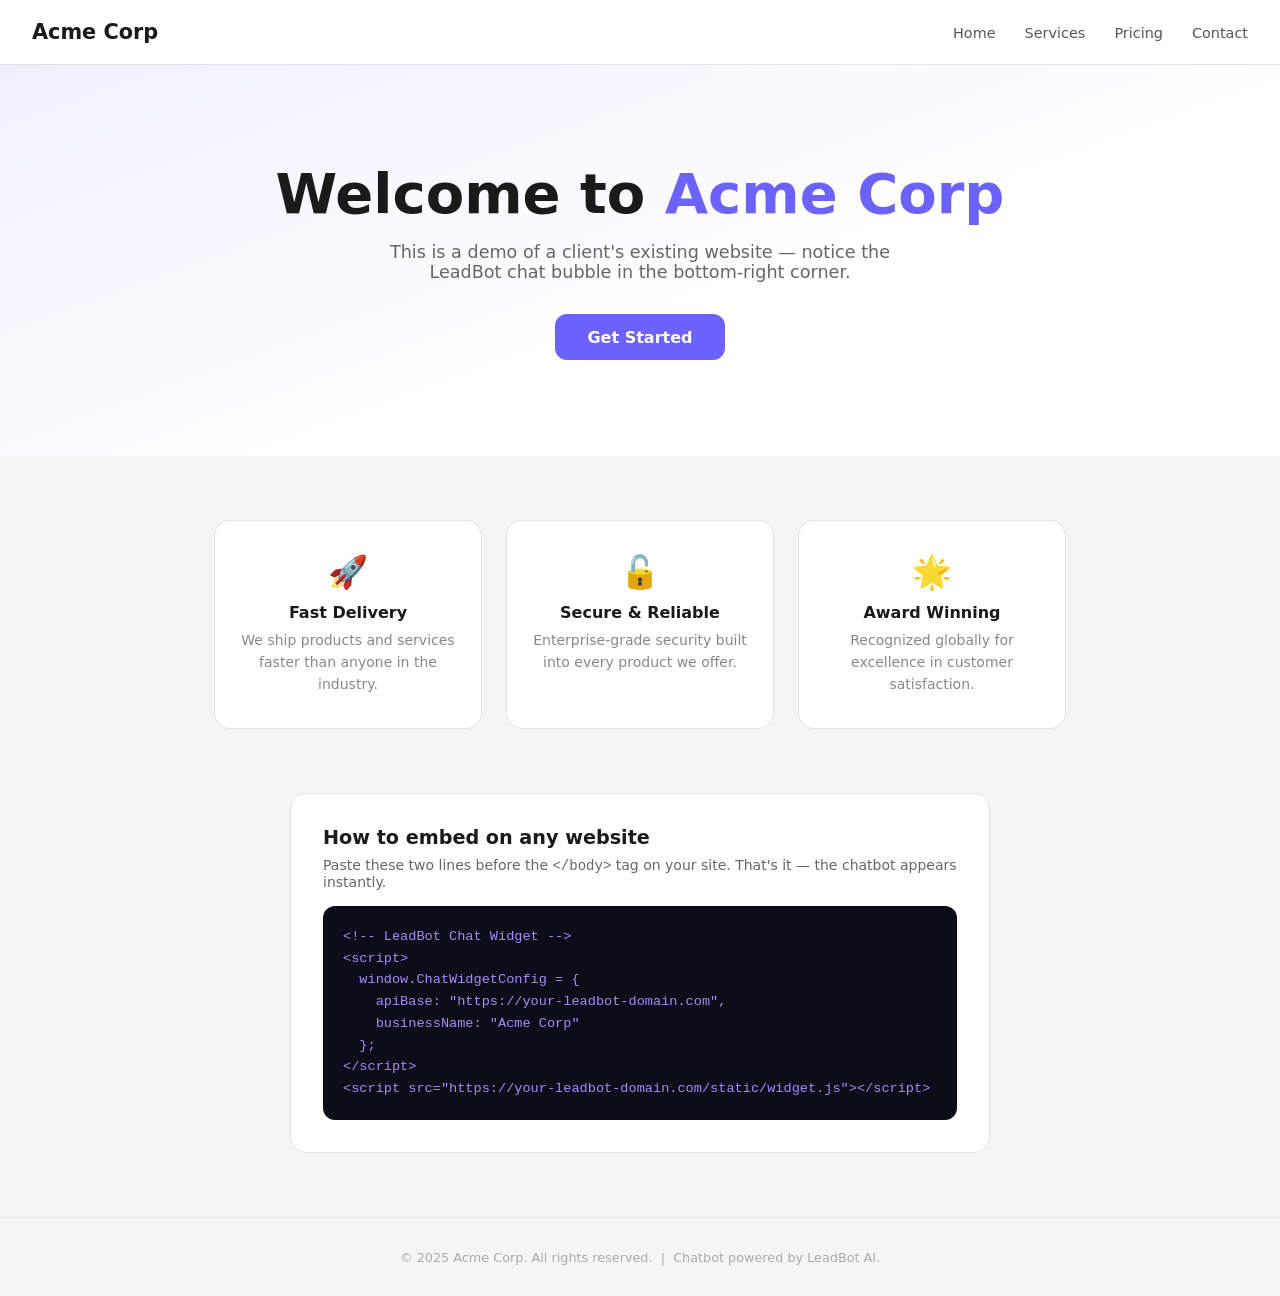
<file: embed.html>
<!DOCTYPE html>
<html lang="en">
<head>
  <meta charset="UTF-8" />
  <meta name="viewport" content="width=device-width, initial-scale=1.0" />
  <title>Client Website — LeadBot Embed Demo</title>
  <style>
    *, *::before, *::after { box-sizing: border-box; margin: 0; padding: 0; }
    body {
      font-family: 'Segoe UI', system-ui, sans-serif;
      background: #f5f5f5;
      color: #1a1a1a;
    }
    /* A mock client website in light mode */
    header {
      background: #fff;
      padding: 1.25rem 2rem;
      border-bottom: 1px solid #e5e5e5;
      display: flex;
      align-items: center;
      justify-content: space-between;
    }
    .client-logo { font-size: 1.3rem; font-weight: 800; color: #1a1a1a; }
    nav a {
      margin-left: 1.5rem;
      color: #555;
      text-decoration: none;
      font-size: .9rem;
    }
    nav a:hover { color: #6C63FF; }

    .hero {
      text-align: center;
      padding: 6rem 1.5rem;
      background: linear-gradient(160deg, #f0efff 0%, #fff 60%);
    }
    .hero h1 { font-size: clamp(2rem, 5vw, 3.5rem); font-weight: 800; color: #1a1a1a; }
    .hero h1 span { color: #6C63FF; }
    .hero p { color: #666; margin: 1rem 0 2rem; font-size: 1.1rem; max-width: 520px; margin-left: auto; margin-right: auto; }
    .btn {
      display: inline-block;
      padding: .85rem 2rem;
      background: #6C63FF;
      color: #fff;
      border-radius: 12px;
      text-decoration: none;
      font-weight: 600;
    }

    .features {
      display: grid;
      grid-template-columns: repeat(auto-fit, minmax(200px, 1fr));
      gap: 1.5rem;
      max-width: 900px;
      margin: 4rem auto;
      padding: 0 1.5rem;
    }
    .feature-card {
      background: #fff;
      border-radius: 16px;
      padding: 2rem 1.5rem;
      text-align: center;
      border: 1px solid #e5e5e5;
    }
    .feature-card h3 { font-size: 1rem; margin: .75rem 0 .4rem; }
    .feature-card p { font-size: .875rem; color: #888; line-height: 1.6; }
    .icon { font-size: 2rem; }

    /* Embed code box */
    .embed-demo {
      background: #fff;
      border: 1px solid #e5e5e5;
      border-radius: 16px;
      padding: 2rem;
      max-width: 700px;
      margin: 0 auto 4rem;
    }
    .embed-demo h2 { font-size: 1.2rem; font-weight: 700; margin-bottom: .5rem; }
    .embed-demo p { font-size: .875rem; color: #666; margin-bottom: 1rem; }
    pre {
      background: #0d0d1a;
      color: #a78bfa;
      padding: 1.25rem;
      border-radius: 12px;
      overflow-x: auto;
      font-size: .85rem;
      line-height: 1.6;
    }
    code { font-family: 'Cascadia Code', 'Fira Code', monospace; }

    footer {
      text-align: center;
      padding: 2rem;
      border-top: 1px solid #e5e5e5;
      color: #aaa;
      font-size: .8rem;
    }
  </style>
</head>
<body>

<header>
  <div class="client-logo">Acme Corp</div>
  <nav>
    <a href="#">Home</a>
    <a href="#">Services</a>
    <a href="#">Pricing</a>
    <a href="#">Contact</a>
  </nav>
</header>

<section class="hero">
  <h1>Welcome to <span>Acme Corp</span></h1>
  <p>This is a demo of a client's existing website — notice the LeadBot chat bubble in the bottom-right corner.</p>
  <a href="#" class="btn">Get Started</a>
</section>

<section class="features">
  <div class="feature-card">
    <div class="icon">&#128640;</div>
    <h3>Fast Delivery</h3>
    <p>We ship products and services faster than anyone in the industry.</p>
  </div>
  <div class="feature-card">
    <div class="icon">&#128275;</div>
    <h3>Secure & Reliable</h3>
    <p>Enterprise-grade security built into every product we offer.</p>
  </div>
  <div class="feature-card">
    <div class="icon">&#127775;</div>
    <h3>Award Winning</h3>
    <p>Recognized globally for excellence in customer satisfaction.</p>
  </div>
</section>

<!-- How to embed section -->
<section style="padding: 0 1.5rem;">
  <div class="embed-demo">
    <h2>How to embed on any website</h2>
    <p>Paste these two lines before the <code>&lt;/body&gt;</code> tag on your site. That's it — the chatbot appears instantly.</p>
    <pre><code>&lt;!-- LeadBot Chat Widget --&gt;
&lt;script&gt;
  window.ChatWidgetConfig = {
    apiBase: "https://your-leadbot-domain.com",
    businessName: "Acme Corp"
  };
&lt;/script&gt;
&lt;script src="https://your-leadbot-domain.com/static/widget.js"&gt;&lt;/script&gt;</code></pre>
  </div>
</section>

<footer>
  &copy; 2025 Acme Corp. All rights reserved. &nbsp;|&nbsp; Chatbot powered by LeadBot AI.
</footer>

<!--
  ============================================================
  LEADBOT EMBED — Replace the URLs below with your actual domain
  ============================================================
-->
<script>
  window.ChatWidgetConfig = {
    apiBase: 'http://localhost:5000',   // change to your deployed URL
    businessName: 'Acme Corp'
  };
</script>
<script src="http://localhost:5000/static/widget.js"></script>

</body>
</html>
</file>
